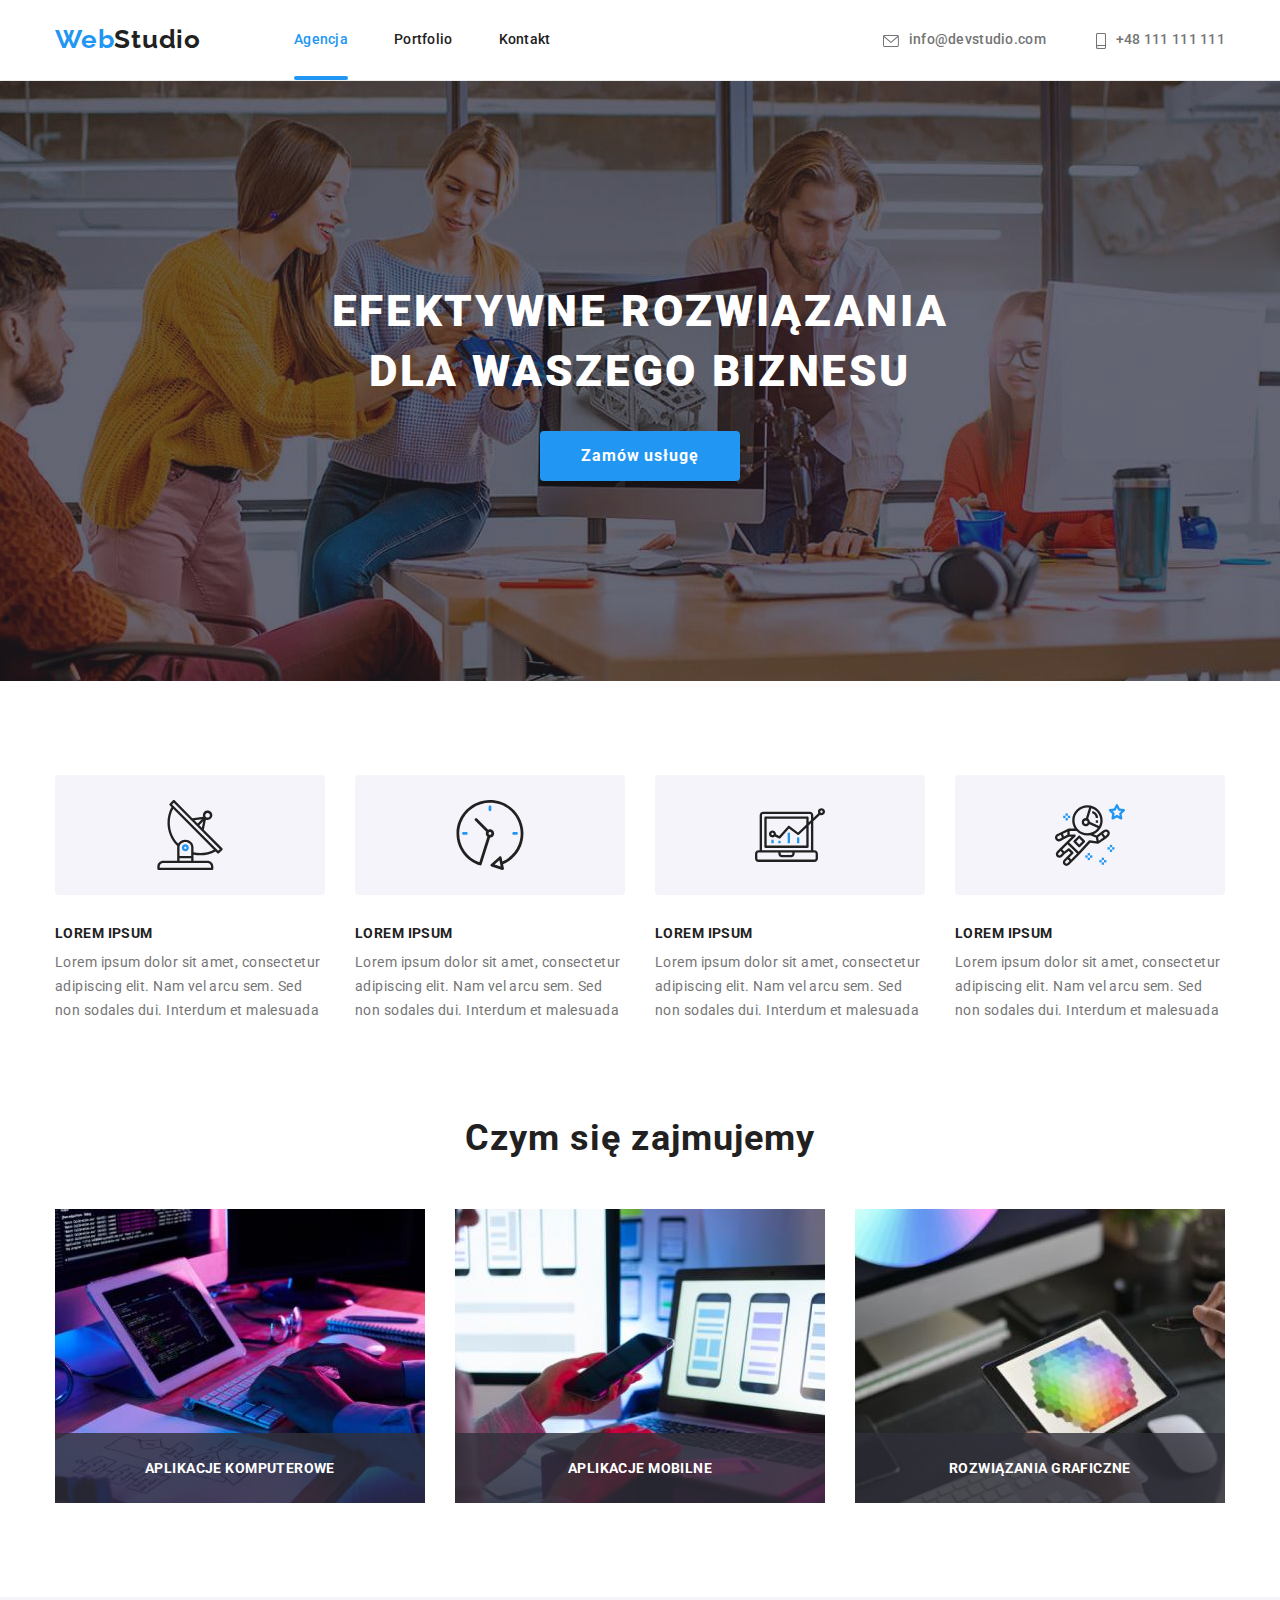
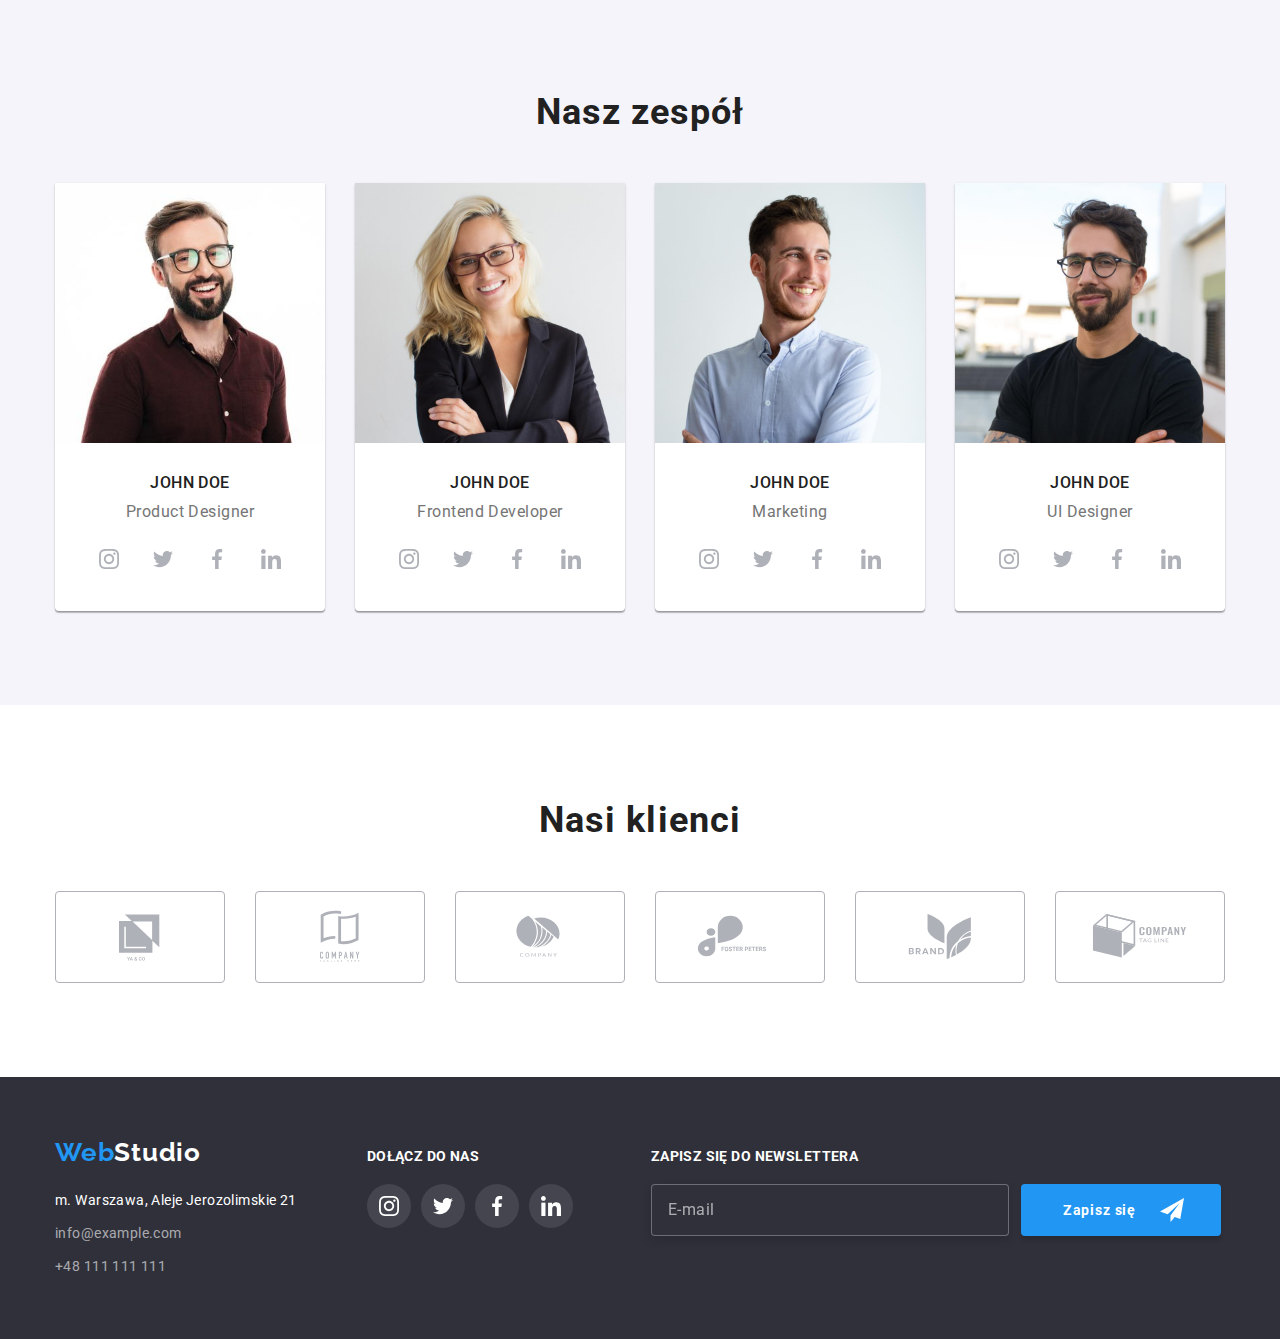
<file: index.html>
<!DOCTYPE html>
<html lang="pl">

<head>
    <meta charset="UTF-8">
    <meta http-equiv="X-UA-Compatible" content="IE=edge">
    <meta name="viewport" content="width=device-width, initial-scale=1.0">
    <link rel="stylesheet"
        href="https://cdnjs.cloudflare.com/ajax/libs/modern-normalize/1.0.0/modern-normalize.min.css" />
    <link rel="stylesheet" href="./css/styles.css">
    <link rel="preconnect" href="https://fonts.googleapis.com">
    <link rel="preconnect" href="https://fonts.gstatic.com" crossorigin>
    <link
        href="https://fonts.googleapis.com/css2?family=Raleway:wght@700&family=Roboto:wght@400;500;700;900&display=swap"
        rel="stylesheet">
    <title>WebStudio</title>
</head>

<body>
    <!-- HEADER -->
    <header class="header">
        <div class="container">
            <!-- Main navigation -->
            <nav class="navigation">
                <a class="navigation-logo link" href="./index.html"><span class="text-even-theme">Web</span><span
                        class="text-light-theme">Studio</span></a>
                <ul class="navigation-list list">
                    <li class="navigation-list-item"><a class="navigation-list-link link active"
                            href="./index.html"><span class="navigation-list-link-agency">Agencja</span></a></li>
                    <li class="navigation-list-item"><a class="navigation-list-link link"
                            href="./portfolio.html">Portfolio</a>
                    </li>
                    <li class="navigation-list-item"><a class="navigation-list-link link" href="#">Kontakt</a></li>
                </ul>
            </nav>
            <ul class="header-address-list list">
                <li class="header-address-list-item">
                    <a class="header-address-mail link" href="mailto:info@devstudio.com">
                        <svg class="header-address-icon" width="16" height="12">
                            <use href="./images/svg/icons.svg#icon-envelope"></use>
                        </svg>info@devstudio.com</a>
                </li>
                <li class="header-address-list-item">

                    <a class="header-address-phone link" href="tel:+48111111111">
                        <svg class="header-address-icon" width="10" height="16">
                            <use href="./images/svg/icons.svg#icon-smartphone"></use>
                        </svg>+48
                        111
                        111
                        111</a>
                </li>
            </ul>
        </div>
    </header>

    <!-- Unique page conten -->
    <main>
        <!-- HERO up side-->
        <section class="hero-up-side">
            <div class="container">
                <h1 class="hero-main-header">efektywne rozwiązania dla waszego biznesu</h1>
                <button class="modal-btn" type="button" data-modal-open>Zamów usługę</button>
            </div>
        </section>

        <!-- HERO down side -->
        <section class="hero-down-side section">
            <div class="container">
                <ul class="hero-list list">
                    <li class="hero-list-item">
                        <div class="hero-list-icon-bg">
                            <svg class="hero-list-icon icon" width="70" height="70">
                                <use href="./images/svg/icons.svg#icon-antenna"></use>
                            </svg>
                        </div>
                        <h3 class="third-header hero-third-header">lorem ipsum</h3>
                        <p class="hero-description">Lorem ipsum dolor sit amet, consectetur adipiscing elit. Nam vel
                            arcu
                            sem. Sed
                            non sodales dui.
                            Interdum et malesuada</p>
                    </li>
                    <li class="hero-list-item">
                        <div class="hero-list-icon-bg">
                            <svg class="hero-list-icon icon" width="70" height="70">
                                <use href="./images/svg/icons.svg#icon-clock"></use>
                            </svg>
                        </div>
                        <h3 class="third-header hero-third-header">lorem ipsum</h3>
                        <p class="hero-description">Lorem ipsum dolor sit amet, consectetur adipiscing elit. Nam vel
                            arcu
                            sem. Sed
                            non sodales dui.
                            Interdum et malesuada</p>
                    </li>
                    <li class="hero-list-item">
                        <div class="hero-list-icon-bg">
                            <svg class="hero-list-icon" width="70" height="70">
                                <use href="./images/svg/icons.svg#icon-diagram"></use>
                            </svg>
                        </div>
                        <h3 class="third-header hero-third-header">lorem ipsum</h3>
                        <p class="hero-description">Lorem ipsum dolor sit amet, consectetur adipiscing elit. Nam vel
                            arcu
                            sem. Sed
                            non sodales dui.
                            Interdum et malesuada</p>
                    </li>
                    <li class="hero-list-item">
                        <div class="hero-list-icon-bg">
                            <svg class="hero-list-icon" width="70" height="70">
                                <use href="./images/svg/icons.svg#icon-astronaut"></use>
                            </svg>
                        </div>
                        <h3 class="third-header hero-third-header">lorem ipsum</h3>
                        <p class="hero-description">Lorem ipsum dolor sit amet, consectetur adipiscing elit. Nam vel
                            arcu
                            sem. Sed
                            non sodales dui.
                            Interdum et malesuada</p>
                    </li>
                </ul>
            </div>
        </section>

        <!-- ABOUT US -->
        <section class="about section">
            <div class="container">
                <h2 class="second-header about-second-header">Czym się zajmujemy</h2>
                <ul class="about-img-list list">
                    <li class="about-img-list-item">
                        <img class="about-img-list-img" src="./images/working/img1.jpg" width="370" height="294"
                            alt="Programista pracujący przy biurku">
                        <h4 class="about-img-text">aplikacje komputerowe</h4>
                    </li>
                    <li class="about-img-list-item">
                        <img class="about-img-list-img" src="./images/working/img2.jpg" width="370" height="294"
                            alt="Projektant opracowuje interfejs na urządzenie mobilne">
                        <h4 class="about-img-text">aplikacje mobilne</h4>
                    </li>
                    <li class="about-img-list-item">
                        <img class="about-img-list-img" src="./images/working/img3.jpg" width="370" height="294"
                            alt="Projektant korzysta z palety barw na tablecie">
                        <h4 class="about-img-text">rozwiązania graficzne</h4>
                    </li>
                </ul>
            </div>
        </section>

        <!-- OUR TEAM -->
        <section class="team section">
            <div class="container">
                <h2 class="second-header team-second-header">Nasz zespół</h2>
                <ul class="team-list list">
                    <li class="team-list-item">
                        <img class="team-list-photo" src="./images/team/PD_ProductDesigner.jpg" width="270" height="260"
                            alt="John Doe - Product Designer">
                        <div class="team-content-wraper">
                            <h3 class="third-header team-third-header-name">John Doe</h3>
                            <p class="team-list-job">Product Designer</p>
                            <ul class="social-list list">
                                <li class="social-list-item">
                                    <a class="social-list-link" href="#">
                                        <svg class="social-icon" width="20" height="20">
                                            <use href="./images/svg/icons.svg#icon-instagram"></use>
                                        </svg>
                                    </a>
                                </li>
                                <li class="social-list-item"><a class="social-list-link" href="#">
                                        <svg class="social-icon" width="20" height="20">
                                            <use href="./images/svg/icons.svg#icon-twitter"></use>
                                        </svg>
                                    </a></li>
                                <li class="social-list-item"><a class="social-list-link" href="#">
                                        <svg class="social-icon" width="20" height="20">
                                            <use href="./images/svg/icons.svg#icon-facebook"></use>
                                        </svg>
                                    </a></li>
                                <li class="social-list-item"><a class="social-list-link" href="#">
                                        <svg class="social-icon" width="20" height="20">
                                            <use href="./images/svg/icons.svg#icon-linkedin"></use>
                                        </svg>
                                    </a></li>
                            </ul>
                        </div>
                    </li>
                    <li class="team-list-item">
                        <img class="team-list-photo" src="./images/team/PD_FrontendDeveloperjpg.jpg" width="270"
                            height="260" alt="John Doe - Frontend Developer">
                        <div class="team-content-wraper">
                            <h3 class="third-header team-third-header-name">John Doe</h3>
                            <p class="team-list-job">Frontend Developer</p>
                            <ul class="social-list list">
                                <li class="social-list-item">
                                    <a class="social-list-link" href="#">
                                        <svg class="social-icon" width="20" height="20">
                                            <use href="./images/svg/icons.svg#icon-instagram"></use>
                                        </svg>
                                    </a>
                                </li>
                                <li class="social-list-item"><a class="social-list-link" href="#">
                                        <svg class="social-icon" width="20" height="20">
                                            <use href="./images/svg/icons.svg#icon-twitter"></use>
                                        </svg>
                                    </a></li>
                                <li class="social-list-item"><a class="social-list-link" href="#">
                                        <svg class="social-icon" width="20" height="20">
                                            <use href="./images/svg/icons.svg#icon-facebook"></use>
                                        </svg>
                                    </a></li>
                                <li class="social-list-item"><a class="social-list-link" href="#">
                                        <svg class="social-icon" width="20" height="20">
                                            <use href="./images/svg/icons.svg#icon-linkedin"></use>
                                        </svg>
                                    </a></li>
                            </ul>
                        </div>
                    </li>
                    <li class="team-list-item">
                        <img class="team-list-photo" src="./images/team/PD_Marketing.jpg" width="270" height="260"
                            alt="John Doe - Marketing">
                        <div class="team-content-wraper">
                            <h3 class="third-header team-third-header-name">John Doe</h3>
                            <p class="team-list-job">Marketing</p>
                            <ul class="social-list list">
                                <li class="social-list-item">
                                    <a class="social-list-link" href="#">
                                        <svg class="social-icon" width="20" height="20">
                                            <use href="./images/svg/icons.svg#icon-instagram"></use>
                                        </svg>
                                    </a>
                                </li>
                                <li class="social-list-item"><a class="social-list-link" href="#">
                                        <svg class="social-icon" width="20" height="20">
                                            <use href="./images/svg/icons.svg#icon-twitter"></use>
                                        </svg>
                                    </a></li>
                                <li class="social-list-item"><a class="social-list-link" href="#">
                                        <svg class="social-icon" width="20" height="20">
                                            <use href="./images/svg/icons.svg#icon-facebook"></use>
                                        </svg>
                                    </a></li>
                                <li class="social-list-item"><a class="social-list-link" href="#">
                                        <svg class="social-icon" width="20" height="20">
                                            <use href="./images/svg/icons.svg#icon-linkedin"></use>
                                        </svg>
                                    </a></li>
                            </ul>
                        </div>
                    </li>
                    <li class="team-list-item">
                        <img class="team-list-photo" src="./images/team/PD_UIdesigner.jpg" width="270" height="260"
                            alt="John Doe - UI Designer">
                        <div class="team-content-wraper">
                            <h3 class="third-header team-third-header-name">John Doe</h3>
                            <p class="team-list-job">UI Designer</p>
                            <ul class="social-list list">
                                <li class="social-list-item">
                                    <a class="social-list-link" href="#">
                                        <svg class="social-icon" width="20" height="20">
                                            <use href="./images/svg/icons.svg#icon-instagram"></use>
                                        </svg>
                                    </a>
                                </li>
                                <li class="social-list-item"><a class="social-list-link" href="#">
                                        <svg class="social-icon" width="20" height="20">
                                            <use href="./images/svg/icons.svg#icon-twitter"></use>
                                        </svg>
                                    </a></li>
                                <li class="social-list-item"><a class="social-list-link" href="#">
                                        <svg class="social-icon" width="20" height="20">
                                            <use href="./images/svg/icons.svg#icon-facebook"></use>
                                        </svg>
                                    </a></li>
                                <li class="social-list-item"><a class="social-list-link" href="#">
                                        <svg class="social-icon" width="20" height="20">
                                            <use href="./images/svg/icons.svg#icon-linkedin"></use>
                                        </svg>
                                    </a></li>
                            </ul>
                        </div>
                    </li>
                </ul>
            </div>
        </section>

        <!-- OUR CUSTOMERS -->
        <section class="customers section">
            <div class="container">
                <h2 class="second-header customers-second-header">Nasi klienci</h2>
                <ul class="customers-list list">
                    <li class="customers-list-item">
                        <a class="customers-list-link" href="#">
                            <svg class="customers-icon" width="106" height="60">
                                <use href="./images/svg/icons.svg#icon-logo_client_1"></use>
                            </svg>
                        </a>
                    </li>
                    <li class="customers-list-item">
                        <a class="customers-list-link" href="#">
                            <svg class="customers-icon" width="106" height="60">
                                <use href="./images/svg/icons.svg#icon-logo_client_2"></use>
                            </svg>
                        </a>
                    </li>
                    <li class="customers-list-item">
                        <a class="customers-list-link" href="#">
                            <svg class="customers-icon" width="106" height="60">
                                <use href="./images/svg/icons.svg#icon-logo_client_3"></use>
                            </svg>
                        </a>
                    </li>
                    <li class="customers-list-item">
                        <a class="customers-list-link" href="#">
                            <svg class="customers-icon" width="106" height="60">
                                <use href="./images/svg/icons.svg#icon-logo_client_4"></use>
                            </svg>
                        </a>
                    </li>
                    <li class="customers-list-item">
                        <a class="customers-list-link" href="#">
                            <svg class="customers-icon" width="106" height="60">
                                <use href="./images/svg/icons.svg#icon-logo_client_5"></use>
                            </svg>
                        </a>
                    </li>
                    <li class="customers-list-item">
                        <a class="customers-list-link" href="#">
                            <svg class="customers-icon" width="106" height="60">
                                <use href="./images/svg/icons.svg#icon-logo_client_6"></use>
                            </svg>
                        </a>
                    </li>
                </ul>

            </div>

        </section>
    </main>

    <!-- Page footer - left side -->
    <footer class="footer">
        <div class="container">
            <div class="footer-left-side">
                <a class="navigation-logo link" href="./index.html"><span class="text-even-theme">Web</span><span
                        class="text-dark-theme">Studio</span></a>
                <address class=" address">
                    <ul class="footer-list list">
                        <li class="footer-list-item"><a class="footer-address-maps link"
                                href="https://goo.gl/maps/m3muW4rAkbrLs5uR9" target="_blank">m. Warszawa, Aleje
                                Jerozolimskie
                                21</a></li>
                        <li class="footer-list-item"><a class="footer-address-mail link"
                                href="mailto:info@example.com">info@example.com</a></li>
                        <li class="footer-list-item"><a class="footer-address-phone link" href="tel:+48111111111">+48
                                111
                                111
                                111</a></li>
                    </ul>
                </address>
            </div>
            <!-- Page footer - center -->
            <div class="footer-center">
                <h3 class="third-header footer-third-header">dołącz do nas</h3>
                <ul class="social-list list">
                    <li class="social-list-item">
                        <a class="social-list-link" href="#">
                            <svg class="social-icon" width="20" height="20">
                                <use href="./images/svg/icons.svg#icon-instagram"></use>
                            </svg>
                        </a>
                    </li>
                    <li class="social-list-item"><a class="social-list-link" href="#">
                            <svg class="social-icon" width="20" height="20">
                                <use href="./images/svg/icons.svg#icon-twitter"></use>
                            </svg>
                        </a></li>
                    <li class="social-list-item"><a class="social-list-link" href="#">
                            <svg class="social-icon" width="20" height="20">
                                <use href="./images/svg/icons.svg#icon-facebook"></use>
                            </svg>
                        </a></li>
                    <li class="social-list-item"><a class="social-list-link" href="#">
                            <svg class="social-icon" width="20" height="20">
                                <use href="./images/svg/icons.svg#icon-linkedin"></use>
                            </svg>
                        </a></li>
                </ul>
            </div>
            <!-- Page footer - right side - newsletter-->
            <div class="footer-newsletter">
                <h3 class="third-header footer-third-header">zapisz się do newslettera</h3>
                <form class="footer-newsletter-form" name="footer-newsletter" autocomplete="on" formvalidate>
                    <label class="footer-newsletter-email">
                        <input class="newsletter-email" type="email" name="email" placeholder="E-mail"></label>
                    <button class="newsletter-btn" type="submit">Zapisz się
                        <svg class="newsletter-btn-icon" width="24" height="24">
                            <use href="./images/svg/icons.svg#icon-send"></use>
                        </svg></button>
                </form>
            </div>
        </div>
    </footer>

    <!-- MODAL WINDOW -->
    <div class="backdrop is-hidden" data-modal>
        <div class="modal">
            <button type="button" class="modal-btn-close" data-modal-close>
                <svg class="close-btn" width="11" height="11">
                    <use href="./images/svg/icons.svg#icon-close"></use>
                </svg>
            </button>
            <h2 class="modal-form-header">Zostaw swoje dane w formularzu poniżej</h2>
            <form class="modal-form" action="#" method="post">
                <label class="modal-form-field"> Imię
                    <span class="modal-form-input-wrapper">
                        <input class="modal-form-input" type="text" name="user_name:">
                        <svg class="modal-form-icon" width="12" height="12">
                            <use href="./images/svg/icons.svg#icon-person"></use>
                        </svg>
                    </span>
                </label>
                <label class="modal-form-field"> Telefon
                    <span class="modal-form-input-wrapper"><input class="modal-form-input" type="tel"
                            name="user_phone:">
                        <svg class="modal-form-icon" width="13" height="13">
                            <use href="./images/svg/icons.svg#icon-phone-form"></use>
                        </svg>
                    </span>
                </label>
                <label class="modal-form-field"> Email
                    <span class="modal-form-input-wrapper"><input class="modal-form-input" type="email"
                            name="user_email:">
                        <svg class="modal-form-icon" width="15" height="12">
                            <use href="./images/svg/icons.svg#icon-envelope-form"></use>
                        </svg>
                    </span>
                </label>
                <label class="modal-form-field"> Komentarz
                    <textarea class="modal-form-message" name="user_message" id="" cols="30" rows="10"
                        placeholder="Wprowadź tekst"></textarea>
                </label>
                <input class="modal-form-policy visually-hiden" id="user-policy" type="checkbox" name="policy">
                <label for="user-policy" class="modal-form-policy-text">
                    Oświadczam, iż akceptuję <a class="modal-form-policy-link href=" #">Regulamin</a> i <a
                        class="modal-form-policy-link href=" #">Politykę Prywatności</a>.
                </label>
                <button class="modal-form-btn" type="submit">Wyślij</button>
            </form>
        </div>
    </div>
    <!-- Skrypt Java Script - Otwieranie/zamykanie okna modalnego -->
    <script src="./js/modal.js"></script>
</body>

</html>
</file>
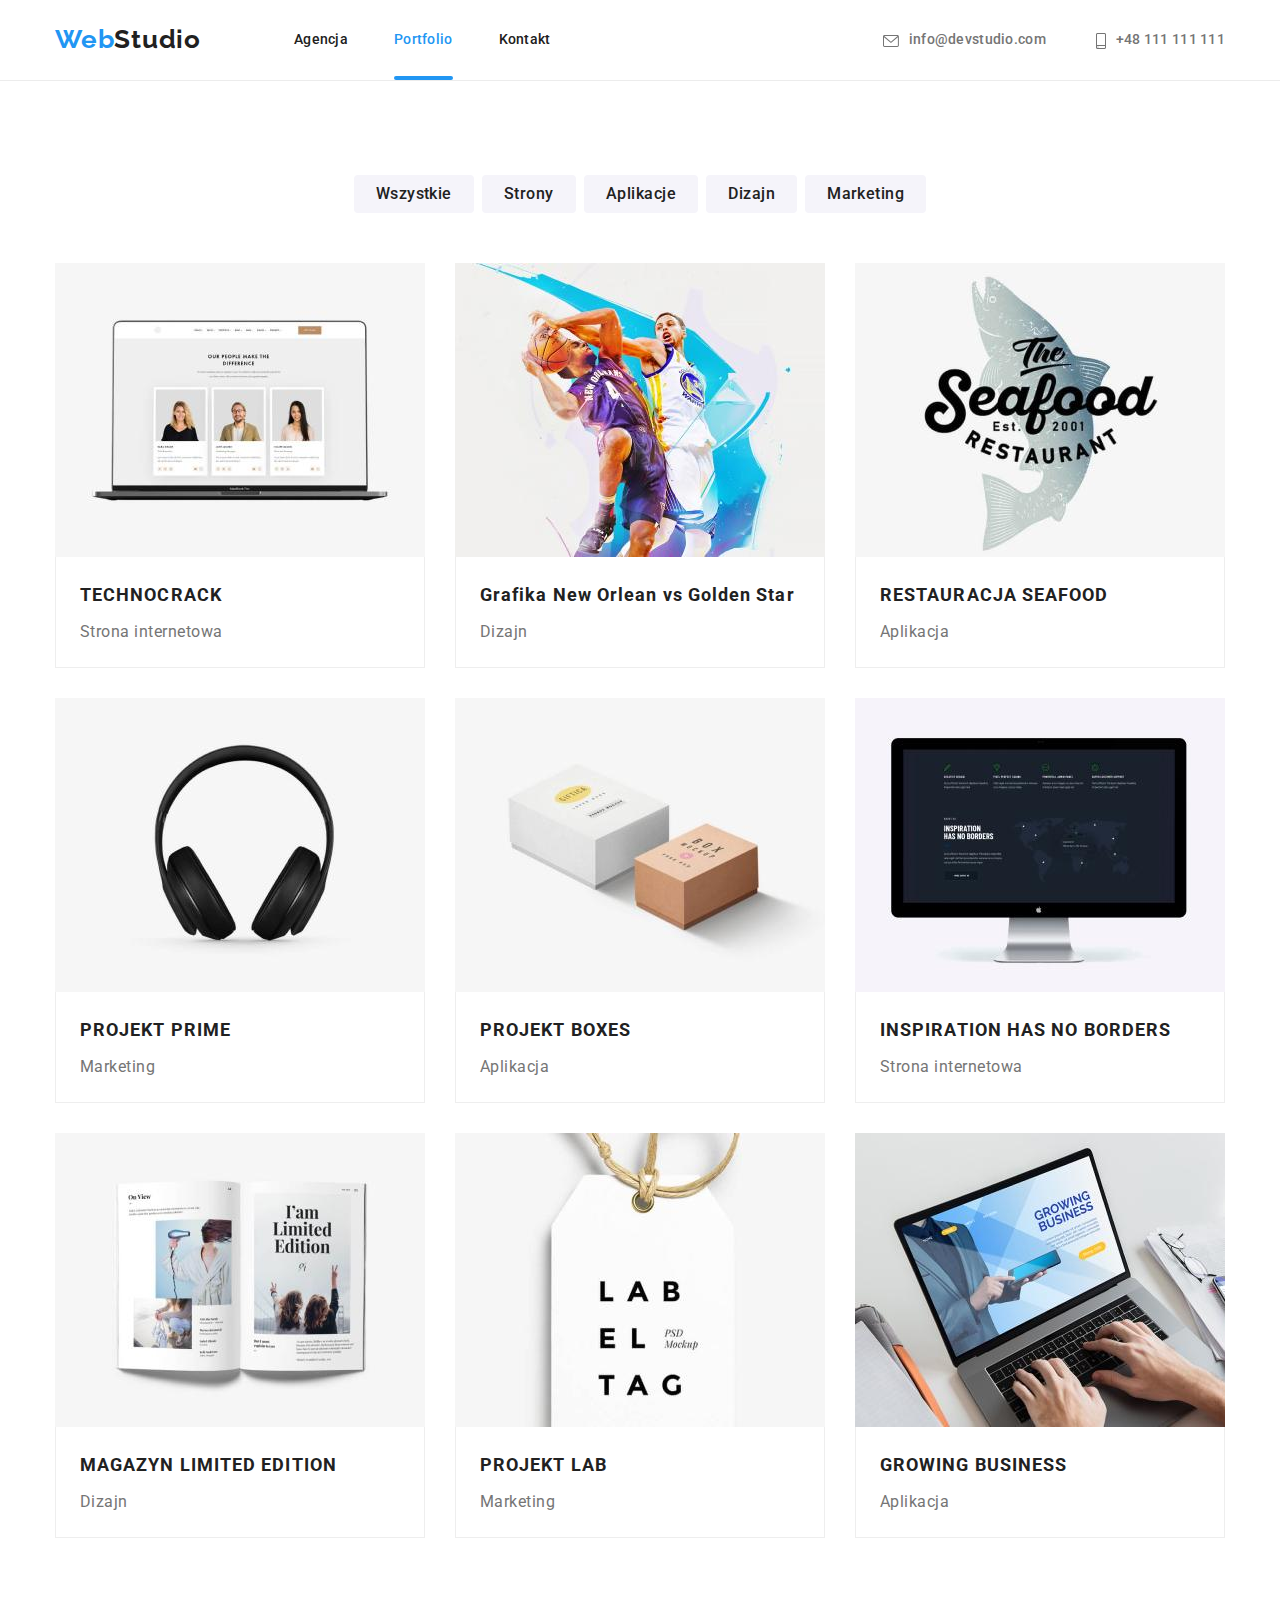
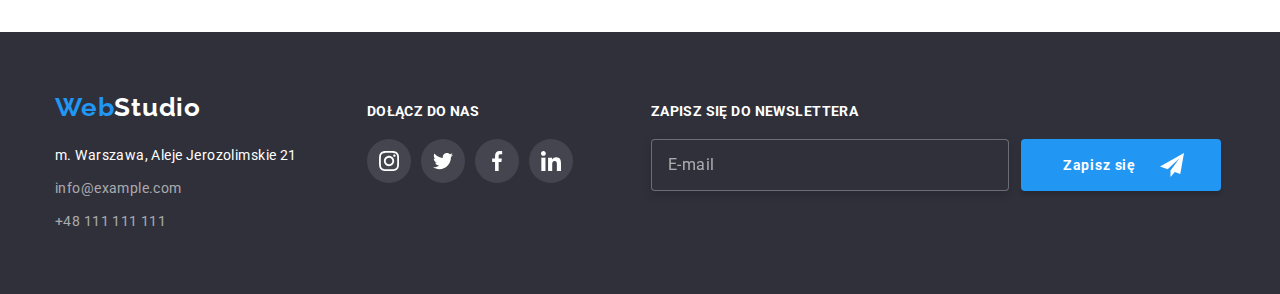
<file: portfolio.html>
<!DOCTYPE html>
<html lang="pl">

<head>
    <meta charset="UTF-8">
    <meta http-equiv="X-UA-Compatible" content="IE=edge">
    <meta name="viewport" content="width=device-width, initial-scale=1.0">
    <link rel="stylesheet"
        href="https://cdnjs.cloudflare.com/ajax/libs/modern-normalize/1.0.0/modern-normalize.min.css" />
    <link rel="stylesheet" href="./css/styles.css">
    <link rel="preconnect" href="https://fonts.googleapis.com">
    <link rel="preconnect" href="https://fonts.gstatic.com" crossorigin>
    <link
        href="https://fonts.googleapis.com/css2?family=Raleway:wght@700&family=Roboto:wght@400;500;700;900&display=swap"
        rel="stylesheet">
    <title>Portfolio</title>
</head>

<body>
    <!-- HEADER -->
    <header class="header">
        <div class="container">
            <!-- Main navigation -->
            <nav class="navigation">
                <a class="navigation-logo link" href="./index.html"><span class="text-even-theme">Web</span><span
                        class="text-light-theme">Studio</span></a>
                <ul class="navigation-list list">
                    <li class="navigation-list-item"><a class="navigation-list-link link"
                            href="./index.html">Agencja</a>
                    </li>
                    <li class="navigation-list-item"><a class="navigation-list-link link active"
                            href="./portfolio.html"><span class="navigation-list-link-portfolio">Portfolio</span></a>
                    <li class="navigation-list-item"><a class="navigation-list-link link" href="#">Kontakt</a></li>
                </ul>
            </nav>
            <ul class="header-address-list list">
                <li class="header-address-list-item">
                    <a class="header-address-mail link" href="mailto:info@devstudio.com">
                        <svg class="header-address-icon" width="16" height="12">
                            <use href="./images/svg/icons.svg#icon-envelope"></use>
                        </svg>info@devstudio.com</a>
                </li>
                <li class="header-address-list-item">

                    <a class="header-address-phone link" href="tel:+48111111111">
                        <svg class="header-address-icon" width="10" height="16">
                            <use href="./images/svg/icons.svg#icon-smartphone"></use>
                        </svg>+48
                        111
                        111
                        111</a>
                </li>
            </ul>
        </div>
    </header>

    <!-- Unique page conten -->
    <main>
        <!-- PORTFOLIO -->
        <section class="portfolio-view section">
            <div class="container portfolio-filter">
                <ul class="filter-buttons-list list">
                    <li class="filter-buttons-item"><button class="btn" type="button">Wszystkie</button></li>
                    <li class="filter-buttons-item"><button class="btn" type="button">Strony</button></li>
                    <li class="filter-buttons-item"><button class="btn" type="button">Aplikacje</button></li>
                    <li class="filter-buttons-item"><button class="btn" type="button">Dizajn</button></li>
                    <li class="filter-buttons-item"><button class="btn" type="button">Marketing</button></li>
                </ul>
            </div>

            <!-- PORTFOLIO LIST -->
            <div class="container">
                <ul class="portfolio-list list">
                    <li class="portfolio-list-item">
                        <img class="portfolio-list-img" src="./images/portfolio/Technocrack.jpg" width="370"
                            height="294" alt="Strona internetowa wyświetlona na laptopie">
                        <div class="overlay">
                            <p class="overlay-text">
                                Technocrack jest popularną platformą wykorzystywaną do
                                rozpowszechniania koronawirusa. Firmy wykorzystują tę
                                platformę do celów szpiegowskich i ataków na niezabezpieczone
                                serwery konkurencji
                            </p>
                        </div>
                        <div class="portfolio-list-wraper">
                            <h3 class="third-header portfolio-third-header-name">Technocrack</h3>
                            <p class="portfolio-project-description">Strona internetowa</p>
                        </div>
                    </li>
                    <li class="portfolio-list-item">
                        <img class="portfolio-list-img" src="./images/portfolio/GrafikaNewOrleanvsGoldenStar.jpg"
                            width="370" height="294" alt="Dwóch grających koszykarzy z drużyn New Orlean i Golden Star">
                        <div class="overlay">
                            <p class="overlay-text">
                                Technocrack jest popularną platformą wykorzystywaną do
                                rozpowszechniania koronawirusa. Firmy wykorzystują tę
                                platformę do celów szpiegowskich i ataków na niezabezpieczone
                                serwery konkurencji
                            </p>
                        </div>
                        <div class="portfolio-list-wraper">
                            <h3 class="portfolio-third-header-name">Grafika New Orlean vs Golden Star</h3>
                            <p class="portfolio-project-description">Dizajn</p>
                        </div>
                    </li>
                    <li class="portfolio-list-item">
                        <img class="portfolio-list-img" src="./images/portfolio/RestauracjaSeafood.jpg" width="370"
                            height="294" alt="Logo na tle ryby restauracji The Seafood istniejącej od 2001r.">
                        <div class="overlay">
                            <p class="overlay-text">
                                Technocrack jest popularną platformą wykorzystywaną do
                                rozpowszechniania koronawirusa. Firmy wykorzystują tę
                                platformę do celów szpiegowskich i ataków na niezabezpieczone
                                serwery konkurencji
                            </p>
                        </div>
                        <div class="portfolio-list-wraper">
                            <h3 class="third-header portfolio-third-header-name">Restauracja Seafood</h3>
                            <p class="portfolio-project-description">Aplikacja</p>
                        </div>
                    </li>
                    <li class="portfolio-list-item">
                        <img class="portfolio-list-img" src="./images/portfolio/ProjektPrime.jpg" width="370"
                            height="294" alt="Czarne słuchawki nauszne">
                        <div class="overlay">
                            <p class="overlay-text">
                                Technocrack jest popularną platformą wykorzystywaną do
                                rozpowszechniania koronawirusa. Firmy wykorzystują tę
                                platformę do celów szpiegowskich i ataków na niezabezpieczone
                                serwery konkurencji
                            </p>
                        </div>
                        <div class="portfolio-list-wraper">
                            <h3 class="third-header portfolio-third-header-name">Projekt Prime</h3>
                            <p class="portfolio-project-description">Marketing</p>
                        </div>
                    </li>
                    <li class="portfolio-list-item">
                        <img class="portfolio-list-img" src="./images/portfolio/ProjektBoxes.jpg" width="370"
                            height="294"
                            alt="Projekt dwóch pudełek. Pierwsze od lewej białe kwadratowe, drugie prostokątne pomarańczowe">
                        <div class="overlay">
                            <p class="overlay-text">
                                Technocrack jest popularną platformą wykorzystywaną do
                                rozpowszechniania koronawirusa. Firmy wykorzystują tę
                                platformę do celów szpiegowskich i ataków na niezabezpieczone
                                serwery konkurencji
                            </p>
                        </div>
                        <div class="portfolio-list-wraper">
                            <h3 class="third-header portfolio-third-header-name">Projekt Boxes</h3>
                            <p class="portfolio-project-description">Aplikacja</p>
                        </div>
                    </li>
                    <li class="portfolio-list-item">
                        <img class="portfolio-list-img" src="./images/portfolio/InspirationHasNoBorders.jpg" width="370"
                            height="294" alt="Monito Apple z wyświetloną stroną: Inspiration has no borders">
                        <div class="overlay">
                            <p class="overlay-text">
                                Technocrack jest popularną platformą wykorzystywaną do
                                rozpowszechniania koronawirusa. Firmy wykorzystują tę
                                platformę do celów szpiegowskich i ataków na niezabezpieczone
                                serwery konkurencji
                            </p>
                        </div>
                        <div class="portfolio-list-wraper">
                            <h3 class="third-header portfolio-third-header-name">Inspiration has no Borders</h3>
                            <p class="portfolio-project-description">Strona internetowa</p>
                        </div>
                    </li>
                    <li class="portfolio-list-item">
                        <img class="portfolio-list-img" src="./images/portfolio/MagazynLimitedEdition.jpg" width="370"
                            height="294" alt="Otwarty magazyn na stonie z napisem: 'I'am Limited Edition'">
                        <div class="overlay">
                            <p class="overlay-text">
                                Technocrack jest popularną platformą wykorzystywaną do
                                rozpowszechniania koronawirusa. Firmy wykorzystują tę
                                platformę do celów szpiegowskich i ataków na niezabezpieczone
                                serwery konkurencji
                            </p>
                        </div>
                        <div class="portfolio-list-wraper">
                            <h3 class="third-header portfolio-third-header-name">Magazyn Limited Edition</h3>
                            <p class="portfolio-project-description">Dizajn</p>
                        </div>
                    </li>
                    <li class="portfolio-list-item">
                        <img class="portfolio-list-img" src="./images/portfolio/ProjektLAB.jpg" width="370" height="294"
                            alt="Biała etykieta na sznurku z napisem: 'LAB EL TAG PSD Mockup'">
                        <div class="overlay">
                            <p class="overlay-text">
                                Technocrack jest popularną platformą wykorzystywaną do
                                rozpowszechniania koronawirusa. Firmy wykorzystują tę
                                platformę do celów szpiegowskich i ataków na niezabezpieczone
                                serwery konkurencji
                            </p>
                        </div>
                        <div class="portfolio-list-wraper">
                            <h3 class="third-header portfolio-third-header-name">Projekt LAB</h3>
                            <p class="portfolio-project-description">Marketing</p>
                        </div>
                    </li>
                    <li class="portfolio-list-item">
                        <img class="portfolio-list-img" src="./images/portfolio/GrowingBusiness.jpg" width="370"
                            height="294" alt="Pisanie na klawiaturze lapropa">
                        <div class="overlay">
                            <p class="overlay-text">
                                Technocrack jest popularną platformą wykorzystywaną do
                                rozpowszechniania koronawirusa. Firmy wykorzystują tę
                                platformę do celów szpiegowskich i ataków na niezabezpieczone
                                serwery konkurencji
                            </p>
                        </div>
                        <div class="portfolio-list-wraper">
                            <h3 class="third-header portfolio-third-header-name">Growing Business</h3>
                            <p class="portfolio-project-description">Aplikacja</p>
                        </div>
                    </li>
                </ul>
            </div>
        </section>
    </main>

    <!-- Page footer - left side -->
    <footer class="footer">
        <div class="container">
            <div class="footer-left-side">
                <a class="navigation-logo link" href="./index.html"><span class="text-even-theme">Web</span><span
                        class="text-dark-theme">Studio</span></a>
                <address class=" address">
                    <ul class="footer-list list">
                        <li class="footer-list-item"><a class="footer-address-maps link"
                                href="https://goo.gl/maps/m3muW4rAkbrLs5uR9" target="_blank">m. Warszawa, Aleje
                                Jerozolimskie
                                21</a></li>
                        <li class="footer-list-item"><a class="footer-address-mail link"
                                href="mailto:info@example.com">info@example.com</a></li>
                        <li class="footer-list-item"><a class="footer-address-phone link" href="tel:+48111111111">+48
                                111
                                111
                                111</a></li>
                    </ul>
                </address>
            </div>
            <!-- Page footer - center -->
            <div class="footer-center">
                <h3 class="third-header footer-third-header">dołącz do nas</h3>
                <ul class="social-list list">
                    <li class="social-list-item">
                        <a class="social-list-link" href="#">
                            <svg class="social-icon" width="20" height="20">
                                <use href="./images/svg/icons.svg#icon-instagram"></use>
                            </svg>
                        </a>
                    </li>
                    <li class="social-list-item"><a class="social-list-link" href="#">
                            <svg class="social-icon" width="20" height="20">
                                <use href="./images/svg/icons.svg#icon-twitter"></use>
                            </svg>
                        </a></li>
                    <li class="social-list-item"><a class="social-list-link" href="#">
                            <svg class="social-icon" width="20" height="20">
                                <use href="./images/svg/icons.svg#icon-facebook"></use>
                            </svg>
                        </a></li>
                    <li class="social-list-item"><a class="social-list-link" href="#">
                            <svg class="social-icon" width="20" height="20">
                                <use href="./images/svg/icons.svg#icon-linkedin"></use>
                            </svg>
                        </a></li>
                </ul>
            </div>
            <!-- Page footer - right side - newsletter-->
            <div class="footer-newsletter">
                <h3 class="third-header footer-third-header">zapisz się do newslettera</h3>
                <form class="footer-newsletter-form" name="footer-newsletter" autocomplete="on" formvalidate>
                    <label class="footer-newsletter-email">
                        <input class="newsletter-email" type="email" name="email" placeholder="E-mail"></label>
                    <button class="newsletter-btn" type="submit">Zapisz się
                        <svg class="newsletter-btn-icon" width="24" height="24">
                            <use href="./images/svg/icons.svg#icon-send"></use>
                        </svg></button>
                </form>
            </div>
        </div>
    </footer>

</body>

</html>
</file>
<file: css/styles.css>
:root {
  --main-font: 'Roboto', sans-serif;
  --second-font: 'Raleway', sans-serif;
  --main-color: #2196f3;
  --icon-color: #afb1b8;
  --main-colorFont: #212121;
  --second-colorFont: #757575;
  --third-colorFont: #ffffff;
  --main-bgc: #e5e5e5;
  --dark-bgc: #2f303a;
  --grey-bgc: #f5f4fa;
  --light-bgc: #ffffff;
  --light2-bgc: #eeeeee;
}

body {
  font-family: var(--main-font), 'Raleway', sans-serif;
  color: var(--main-colorFont);
}

h1,
h2,
h3,
h4,
h5,
h6 {
  margin: 0;
  padding: 0;
}

ol,
ul {
  margin: 0;
  padding: 0;
}

p {
  margin: 0;
  padding: 0;
}

img {
  display: block;
}

.list {
  list-style: none;
}

.link {
  text-decoration: none;
}

.container {
  width: 1200px;
  margin: 0 auto;
  padding: 0 15px;
  align-items: center;
}

.section {
  padding-top: 94px;
}

.section:not(.hero-down-side) {
  padding-bottom: 94px;
}

/* ========= COMPONENTS ======== */
.header {
  background-color: var(--light-bgc);
  border-bottom: 1px solid #ececec;
}
.navigation-list-link,
.header-address-mail,
.header-address-phone {
  font-weight: 500;
  font-style: normal;
  font-size: 14px;
  line-height: 1.143;
  letter-spacing: 0.02em;
}

.third-header {
  font-weight: 700;
  font-size: 14px;
  line-height: 1.143;
  letter-spacing: 0.03em;
  text-transform: uppercase;
}

.footer {
  padding: 60px 0;
  font-size: 14px;
  line-height: 1.714;
  letter-spacing: 0.03em;
  background-color: var(--dark-bgc);
}

.address {
  font-style: normal;
}

/* ======= END COMPONENTS ====== */

/* ========== HEADER ========== */
/* =========== LOGO =========== */
.navigation-logo {
  font-family: var(--second-font);
  font-weight: 700;
  font-size: 26px;
  line-height: 1.192;
  letter-spacing: 0.03em;
  color: var(--main-colorFont);
}

.navigation-logo .text-even-theme {
  color: var(--main-color);
}

.navigation-logo .text-light-theme {
  color: var(--main-colorFont);
}

.navigation-logo .text-dark-theme {
  color: var(--third-colorFont);
}
/* ========= END LOGO ========== */

.header .container {
  display: flex;
  padding-top: 24px;
  padding-bottom: 25px;
  align-items: center;
}

.navigation {
  display: flex;
}

.navigation-logo {
  margin-right: 93px;
}

.navigation-list-item {
  position: relative;
}

.navigation-list-item:not(:last-child) {
  margin-right: 46px;
}

.navigation-list-link:after {
  content: '';
  display: block;
  position: absolute;
  top: 46px;
  width: 100%;
  height: 4px;
  background: transparent;
  border-radius: 2px;
}

.navigation-list-link.active:after {
  background-color: var(--main-color);
}

.navigation-list {
  display: flex;
  align-items: center;
}

.header-address-list {
  display: flex;
  margin-left: auto;
}

.header-address-phone {
  margin-left: 50px;
}

.header-address-icon {
  margin-right: 10px;
  vertical-align: middle;
  fill: currentColor;
}

.navigation-list-link {
  color: var(--main-colorFont);
  transition: color 0.5s cubic-bezier(0.4, 0, 0.2, 1);
}

.navigation-list-link-agency {
  color: var(--main-color);
}

.header-address-mail,
.header-address-phone {
  color: var(--second-colorFont);
  transition: color 0.5s cubic-bezier(0.4, 0, 0.2, 1);
}

.navigation-list-link:hover,
.navigation-list-link:focus,
.header-address-mail:hover,
.header-address-mail:focus,
.header-address-phone:hover,
.header-address-phone:focus {
  color: var(--main-color);
}
/* ========== END HEADER ========== */

/* ==========   MAIN   ========== */
/* =======   HERO up side ======= */
.hero-up-side .container {
  display: flex;
  flex-direction: column;
  padding-top: 200px;
  padding-bottom: 200px;
}

.hero-up-side {
  background-color: var(--dark-bgc);
  background-image: linear-gradient(rgba(47, 48, 58, 0.4), rgba(47, 48, 58, 0.4)),
    url(../images/background/bg_hero.jpg);
  /* background-size: cover; */
  background-repeat: no-repeat;
  background-position: center;
  color: var(--third-colorFont);
}

.hero-main-header {
  padding-bottom: 30px;
  max-width: 696px;
  font-weight: 900;
  font-size: 44px;
  line-height: 1.364;
  text-align: center;
  letter-spacing: 0.06em;
  text-transform: uppercase;
}

.modal-btn {
  padding: 10px 41px;
  font-weight: 700;
  font-size: 16px;
  line-height: 1.875;
  text-align: center;
  letter-spacing: 0.06em;
  box-shadow: 0px 4px 4px rgba(0, 0, 0, 0.15);
  border-radius: 4px;
  border: none;
  background-color: var(--main-color);
  color: var(--third-colorFont);
  cursor: pointer;
}
/* ====== END HERO up side ====== */

/* ======   HERO down side ====== */
.hero-up-side .container {
  display: flex;
}

.hero-list {
  display: flex;
  justify-content: space-between;
}

.hero-list-item {
  max-width: 270px;
  align-items: center;
}

.hero-list-icon-bg {
  display: flex;
  align-items: center;
  justify-content: center;
  height: 120px;
  margin-bottom: 30px;
  border-radius: 4px;
  background-color: var(--grey-bgc);
}

.hero-description {
  margin-top: 10px;
  font-size: 14px;
  line-height: 1.714;
  letter-spacing: 0.03em;
  color: var(--second-colorFont);
}
/* ====   END HERO down side ==== */

/* =========   ABOUT US ========= */
.about .container {
  display: flex;
  flex-direction: column;
}

.about-img-list {
  display: flex;
}

.second-header {
  padding-bottom: 50px;
  font-weight: 700;
  font-size: 36px;
  line-height: 1.167;
  text-align: center;
  letter-spacing: 0.03em;
}

.about-img-list-item {
  position: relative;
}

.about-img-list-item:not(:last-child) {
  margin-right: 30px;
}

.about-img-text {
  position: absolute;
  display: block;
  top: 224px;
  padding: 27px;
  width: 100%;
  font-weight: 700;
  font-size: 14px;
  line-height: 1.143;
  text-align: center;
  letter-spacing: 0.03em;
  text-transform: uppercase;
  color: var(--third-colorFont);
  background: rgba(47, 48, 58, 0.8);
}

/* =======   END ABOUT US ======= */

/* =========  OUR TEAM ========== */
.team .container {
  display: flex;
  flex-direction: column;
}

.team-list {
  display: flex;
}

.team-list-item {
  display: flex;
  flex-direction: column;
  background: var(--light-bgc);
  box-shadow: 0px 1px 3px rgba(0, 0, 0, 0.12), 0px 1px 1px rgba(0, 0, 0, 0.14),
    0px 2px 1px rgba(0, 0, 0, 0.2);
  border-radius: 0px 0px 4px 4px;
}

.team-list-item:not(:last-child) {
  margin-right: 30px;
}

.team-third-header-name,
.team-list-job {
  font-size: 16px;
  line-height: 1.188;
  letter-spacing: 0.03em;
  text-align: center;
}

.team {
  background-color: var(--grey-bgc);
}

.team-third-header-name {
  margin-top: 30px;
  margin-bottom: 10px;
  font-weight: 500;
}

.team-list-job {
  margin-bottom: 16px;
  color: var(--second-colorFont);
}

.social-list {
  display: flex;
  justify-content: center;
  margin-bottom: 30px;
}

.social-list-item {
  display: flex;
  justify-content: center;
}

.social-list-item:not(:last-child) {
  margin-right: 10px;
}

.social-list-link {
  display: flex;
  align-items: center;
  justify-content: center;
  height: 44px;
  width: 44px;
  fill: var(--icon-color);
  background-color: var(--light-bgc);
  border-radius: 50%;
  transition: background-color 0.5s cubic-bezier(0.4, 0, 0.2, 1),
    fill 0.5s cubic-bezier(0.4, 0, 0.2, 1);
}

.social-list-link:hover,
.social-list-link:focus {
  background-color: var(--main-color);
  fill: var(--light-bgc);
}
/* =======  END OUR TEAM ======== */

/* =======  OUR CUSTOMERS ======= */
.customers .container {
  display: flex;
  flex-direction: column;
}

.customers-list {
  display: flex;
  justify-content: center;
  margin: auto;
  /* ustawić margin */
}

.customers-list-item {
  display: flex;
  justify-content: center;
}

.customers-list-item:not(:last-child) {
  margin-right: 30px;
}

.customers-list-link {
  display: flex;
  justify-content: center;
  align-items: center;
  height: 92px;
  width: 170px;
  fill: var(--icon-color);
  border: 1px solid var(--icon-color);
  border-radius: 4px;
  transition: border-color 0.5s cubic-bezier(0.4, 0, 0.2, 1), fill 0.5s cubic-bezier(0.4, 0, 0.2, 1);
}

.customers-list-link:hover,
.customers-list-link:focus {
  border-color: var(--main-color);
  fill: var(--main-color);
}
/* ===== END  OUR CUSTOMERS ===== */
/* ========== END MAIN ========== */

/* ==========  FOOTER =========== */
.footer .container {
  display: flex;
  /* flex-direction: column; */
  align-items: baseline;
}

.footer-left-side {
  margin-right: 70px;
}

.footer-center {
  margin-right: 78px;
}

.address {
  margin-top: 20px;
}

.footer-list-item:nth-child(2) {
  margin: 9px 0;
}

.footer-address-maps {
  color: var(--third-colorFont);
  transition: color 0.5s cubic-bezier(0.4, 0, 0.2, 1);
}
.footer-address-mail,
.footer-address-phone {
  color: rgba(255, 255, 255, 0.6);
  transition: color 0.5s cubic-bezier(0.4, 0, 0.2, 1);
}

.footer-address-maps:hover,
.footer-address-maps:focus,
.footer-address-mail:hover,
.footer-address-mail:focus,
.footer-address-phone:hover,
.footer-address-phone:focus {
  color: var(--main-color);
}

.footer-third-header {
  margin-bottom: 20px;
  color: var(--third-colorFont);
}

.footer .social-list-link {
  fill: var(--light-bgc);
  background: rgba(255, 255, 255, 0.1);
  transition: background-color 0.5s cubic-bezier(0.4, 0, 0.2, 1),
    fill 0.5s cubic-bezier(0.4, 0, 0.2, 1);
}

.footer .social-list-link:hover,
.footer .social-list-link:focus {
  background-color: var(--main-color);
  fill: var(--light-bgc);
}
.footer-newsletter-form {
  display: flex;
}

.newsletter-email,
.newsletter-email::placeholder {
  font-size: 16px;
  line-height: 1.25;
  letter-spacing: 0.03em;
  color: rgba(255, 255, 255, 0.6);
}

.newsletter-email {
  display: flex;
  align-items: center;
  margin-right: 12px;
  padding: 15px 16px;
  width: 358px;
  border: 1px solid rgba(255, 255, 255, 0.3);
  box-sizing: border-box;
  filter: drop-shadow(0px 4px 4px rgba(0, 0, 0, 0.15));
  border-radius: 4px;
  background-color: var(--dark-bgc);
  outline: none;
  transition: border-color 250ms cubic-bezier(0.4, 0, 0.2, 1);
}

/* .newsletter-email:hover, */
.newsletter-email:focus {
  border-color: var(--main-color);
}

.newsletter-btn {
  display: flex;
  align-items: center;
  padding: 10px 24px 10px 42px;
  width: 200px;
  font-weight: 700;
  font-size: 1.875;
  line-height: 30px;
  letter-spacing: 0.06em;
  color: var(--third-colorFont);
  background: var(--main-color);
  box-shadow: 0px 4px 4px rgba(0, 0, 0, 0.15);
  border-radius: 4px;
  border: none;
  outline: none;
  cursor: pointer;
}

.newsletter-btn-icon {
  margin-left: 24px;
  /* margin-right: 24px; */
}

/* ========  END FOOTER ========= */

/* =========  MODAL WINDOW ========== */

.backdrop {
  position: fixed;
  top: 0;
  left: 0;
  height: 100%;
  width: 100%;
  background: rgba(0, 0, 0, 0.2);
  transition: opacity 0.5s cubic-bezier(0.4, 0, 0.2, 1);
}

.is-hidden {
  opacity: 0;
  visibility: visible;
  pointer-events: none;
}

.modal {
  position: absolute;
  top: 50%;
  left: 50%;
  transform: translate(-50%, -50%);
  padding: 40px;
  width: 528px;
  min-height: 581px;
  background: var(--light-bgc);
  box-shadow: 0px 1px 3px rgba(0, 0, 0, 0.12), 0px 1px 1px rgba(0, 0, 0, 0.14),
    0px 2px 1px rgba(0, 0, 0, 0.2);
  border-radius: 4px;
  transition: transform 0.5s cubic-bezier(0.4, 0, 0.2, 1), opacity 0.5s cubic-bezier(0.4, 0, 0.2, 1);
  transform: translate3d(-50%, -50%, 0) scale3d(1, 1, 1);
  opacity: 1;
}

.is-hidden .modal {
  transform: translate3d(-50%, -50%, 0) scale3d(0, 0, 0);
  opacity: 0;
}

.modal-btn-close {
  position: absolute;
  top: 8px;
  right: 8px;
  width: 30px;
  height: 30px;
  background: var(--light-bgc);
  border: 1px solid rgba(0, 0, 0, 0.1);
  border-radius: 50%;
  cursor: pointer;
}

.close-btn {
  position: absolute;
  top: 8px;
  right: 8px;
}

.modal-form-header {
  margin-bottom: 12px;
  font-weight: 700;
  font-size: 20px;
  line-height: 1.15;
  text-align: center;
  letter-spacing: 0.03em;
  color: var(--main-colorFont);
}

.modal-form {
  display: flex;
  flex-direction: column;
}

.modal-form-field {
  font-size: 12px;
  line-height: 1.667;
  letter-spacing: 0.01em;
  color: var(--second-colorFont);
}

.modal-form-field:not(:nth-of-type(4)) {
  margin-bottom: 10px;
}

.modal-form-input-wrapper {
  position: relative;
  display: block;
  margin-top: 4px;
}

.modal-form-input {
  padding-left: 42px;
  width: 100%;
  height: 40px;
  border: 1px solid rgba(33, 33, 33, 0.2);
  background: var(--light-bgc);
  border-radius: 4px;
  transition: border-color 250ms cubic-bezier(0.4, 0, 0.2, 1);
  outline: none;
}

.modal-form-input:focus,
.modal-form-message:focus {
  border-color: var(--main-color);
}

.modal-form-icon {
  position: absolute;
  display: block;
  top: 50%;
  left: 15px;
  transform: translateY(-50%);
  transition: fill 250ms cubic-bezier(0.4, 0, 0.2, 1);
}

.modal-form-input:focus + .modal-form-icon {
  fill: var(--main-color);
}

.modal-form-message {
  margin-top: 4px;
  padding: 12px 16px;
  width: 100%;
  height: 120px;
  border: 1px solid rgba(33, 33, 33, 0.2);
  box-sizing: border-box;
  border-radius: 4px;
  resize: none;
  outline: none;
  transition: border-color 250ms cubic-bezier(0.4, 0, 0.2, 1);
}

.modal-form-message::placeholder {
  color: rgba(117, 117, 117, 0.5);
}

.modal-form-policy-text {
  margin: 20px auto 30px;
  font-size: 14px;
  line-height: 1.714;
  letter-spacing: 0.03em;
  color: var(--second-colorFont);
}

.modal-form-policy-text::before {
  content: '';
  display: inline-block;
  margin-right: 7px;
  width: 16px;
  height: 16px;
  border: 2px solid var(--main-colorFont);
  border-radius: 2px;
}

.modal-form-policy:checked + .modal-form-policy-text::before {
  background-color: var(--main-color);
  border: 0.2px solid var(--main-color);
  background-image: url("data:image/svg+xml;charset=utf8,%3Csvg width='16' height='15' viewBox='0 0 16 15' fill='none' xmlns='http://www.w3.org/2000/svg'%3E%3Crect width='16' height='15' rx='2' fill='%232196F3'/%3E%3Cpath d='M3.95703 7.75166L3.88825 7.68604L3.81923 7.75141L2.93123 8.59258L2.85486 8.66492L2.93097 8.73753L6.42671 12.0724L6.49574 12.1382L6.56476 12.0724L14.069 4.91352L14.1449 4.84116L14.069 4.76881L13.1873 3.92764L13.1183 3.86183L13.0493 3.92761L6.49577 10.1735L3.95703 7.75166Z' fill='white' stroke='white' stroke-width='0.2'/%3E%3C/svg%3E");
  background-repeat: no-repeat;
  background-position: center;
  transition: background-color 250ms cubic-bezier(0.4, 0, 0.2, 1),
    border-color 250ms cubic-bezier(0.4, 0, 0.2, 1);
}

.visually-hiden {
  -moz-appearance: none;
  -webkit-appearance: none;
  appearance: none;
}

.modal-form-policy-link {
  color: var(--main-color);
}

.modal-form-btn {
  display: block;
  margin: 0 auto;
  padding: 10px 76px;
  width: 200px;
  font-weight: 700;
  font-size: 16px;
  line-height: 1.875;
  text-align: center;
  letter-spacing: 0.06em;
  color: var(--third-colorFont);
  background: #2196f3;
  box-shadow: 0px 4px 4px rgba(0, 0, 0, 0.15);
  border: 1px solid var(--main-color);
  border-radius: 4px;
}
/* =====  END MODAL WINDOW ====== */

/* =========  PORTFOLIO ========= */
.portfolio-view .container {
  display: flex;
  justify-content: center;
}

.filter-buttons-list {
  display: flex;
  margin-bottom: 50px;
}

.filter-buttons-item:not(:last-child) {
  margin-right: 8px;
}

.navigation-list-link-portfolio {
  color: var(--main-color);
}

.btn {
  padding: 6px 22px;
  font-family: var(--main-font);
  font-weight: 500;
  font-size: 16px;
  line-height: 1.625;
  text-align: center;
  letter-spacing: 0.03em;
  color: var(--main-colorFont);
  background: var(--grey-bgc);
  border-radius: 4px;
  border: none;
  cursor: pointer;
  transition: background-color 0.5s cubic-bezier(0.4, 0, 0.2, 1),
    color 0.5s cubic-bezier(0.4, 0, 0.2, 1), box-shadow 0.5s cubic-bezier(0.4, 0, 0.2, 1);
}

.btn:hover,
.btn:focus {
  background-color: var(--main-color);
  color: var(--third-colorFont);
  box-shadow: 0px 3px 1px rgba(0, 0, 0, 0.1), 0px 1px 2px rgba(0, 0, 0, 0.08),
    0px 2px 2px rgba(0, 0, 0, 0.12);
}
/* =======  END PORTFOLIO ======= */

/* ======  PORTFOLIO VIEW  ====== */
.portfolio-list {
  display: flex;
  justify-content: space-between;
  flex-wrap: wrap;
}

.portfolio-list-item {
  position: relative;
  margin-bottom: 30px;
  background: var(--light-bgc);
  overflow: hidden;
  cursor: pointer;
  transition: box-shadow 0.5s cubic-bezier(0.4, 0, 0.2, 1);
}

.portfolio-list-item:hover,
.portfolio-list-item:focus {
  box-shadow: 0px 1px 1px rgba(0, 0, 0, 0.12), 0px 4px 4px rgba(0, 0, 0, 0.06),
    1px 4px 6px rgba(0, 0, 0, 0.16);
}

.portfolio-list-item:nth-child(n + 7) {
  margin-bottom: 0;
}

.overlay {
  position: absolute;
  display: flex;
  padding-left: 24px;
  padding-right: 45px;
  height: 294px;
  top: 0;
  background: rgba(33, 150, 243, 0.9);
  transform: translateY(295px);
  transition: transform 0.5s cubic-bezier(0.4, 0, 0.2, 1);
}

.portfolio-list-item:hover .overlay {
  transform: translateY(0);
}

.overlay-text {
  margin: auto;
  font-weight: 400;
  font-size: 18px;
  line-height: 1.556;
  color: var(--third-colorFont);
  letter-spacing: 0.03em;
}

.portfolio-list-wraper {
  position: relative;
  background: var(--light-bgc);
  border-right: 1px solid var(--light2-bgc);
  border-bottom: 1px solid var(--light2-bgc);
  border-left: 1px solid var(--light2-bgc);
}

.portfolio-third-header-name {
  padding: 20px 24px 4px;
  font-weight: 700;
  font-size: 18px;
  line-height: 2;
  letter-spacing: 0.06em;
}

.portfolio-project-description {
  padding-bottom: 20px;
  padding-left: 24px;
  font-size: 16px;
  line-height: 1.875;
  letter-spacing: 0.03em;
  color: var(--second-colorFont);
}
/* ====  END PORTFOLIO VIEW  ==== */
/* =======  END PORTFOLIO ======= */
</file>
